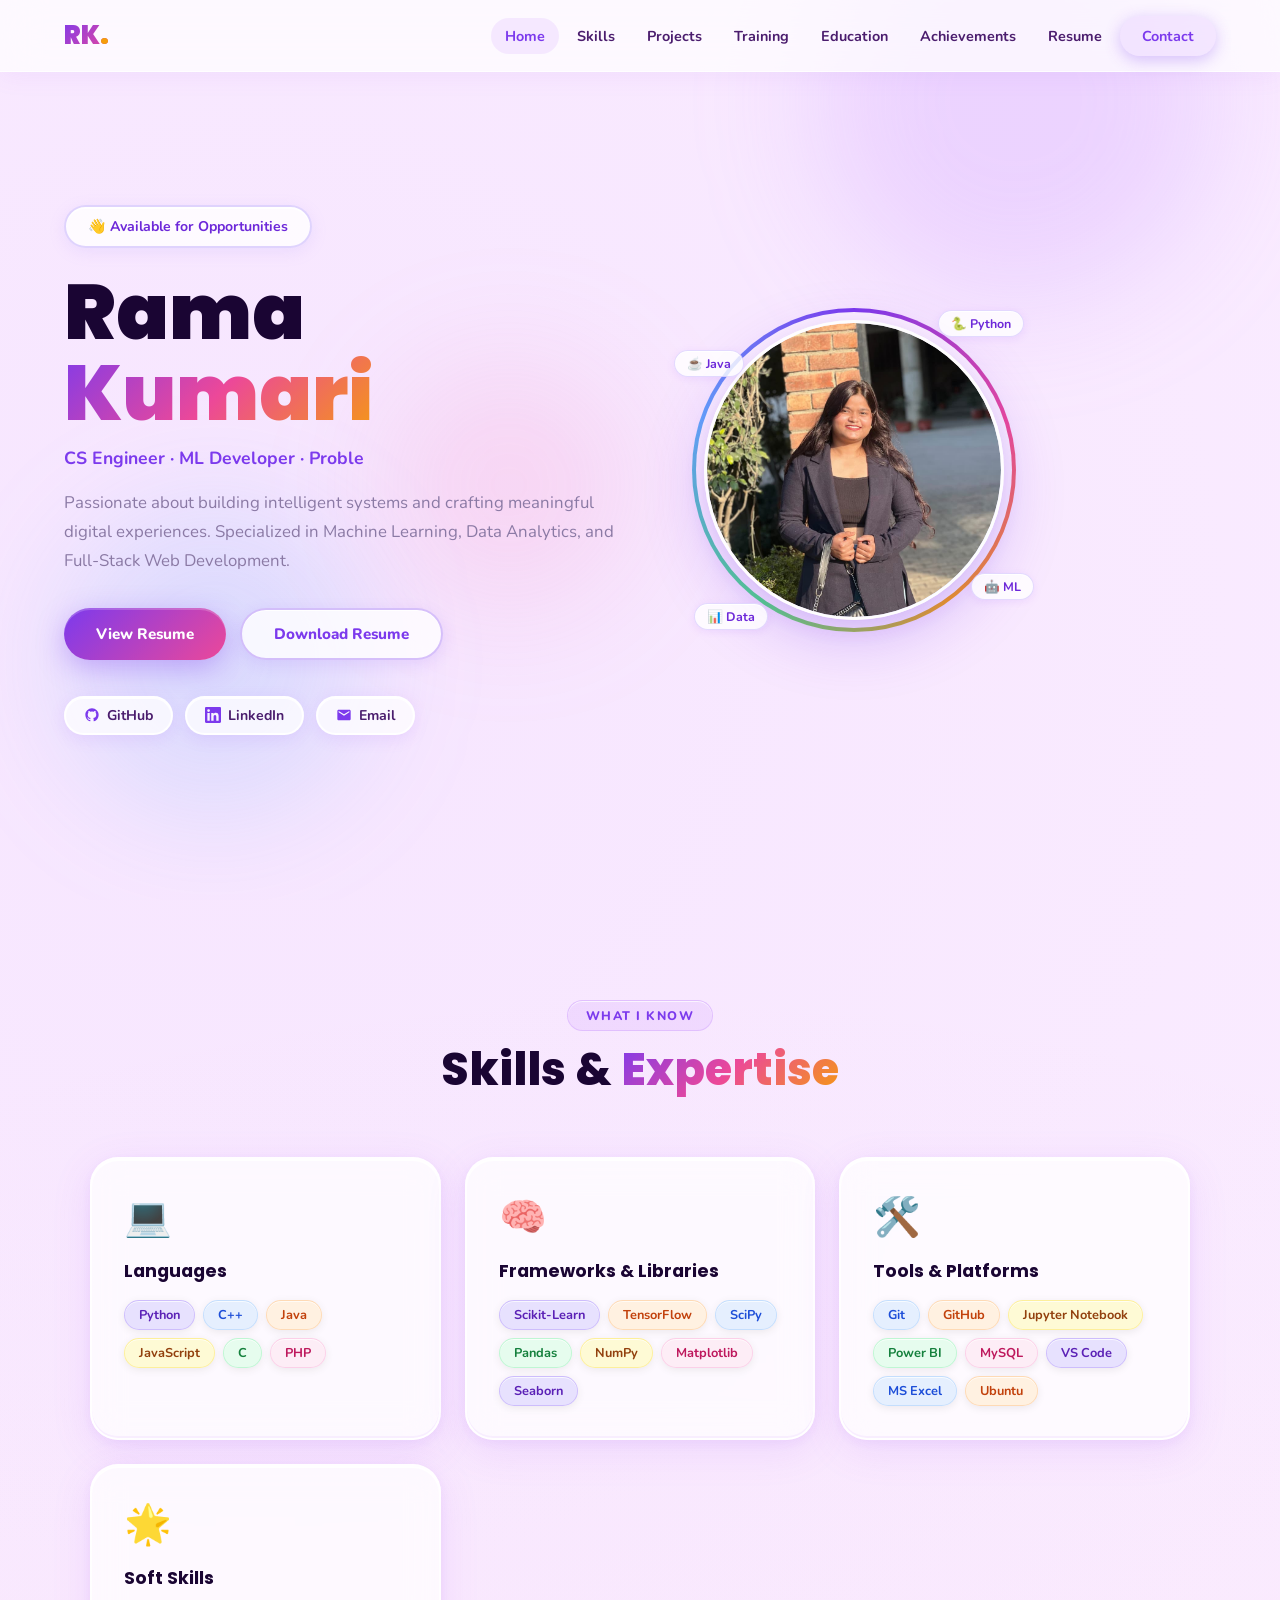
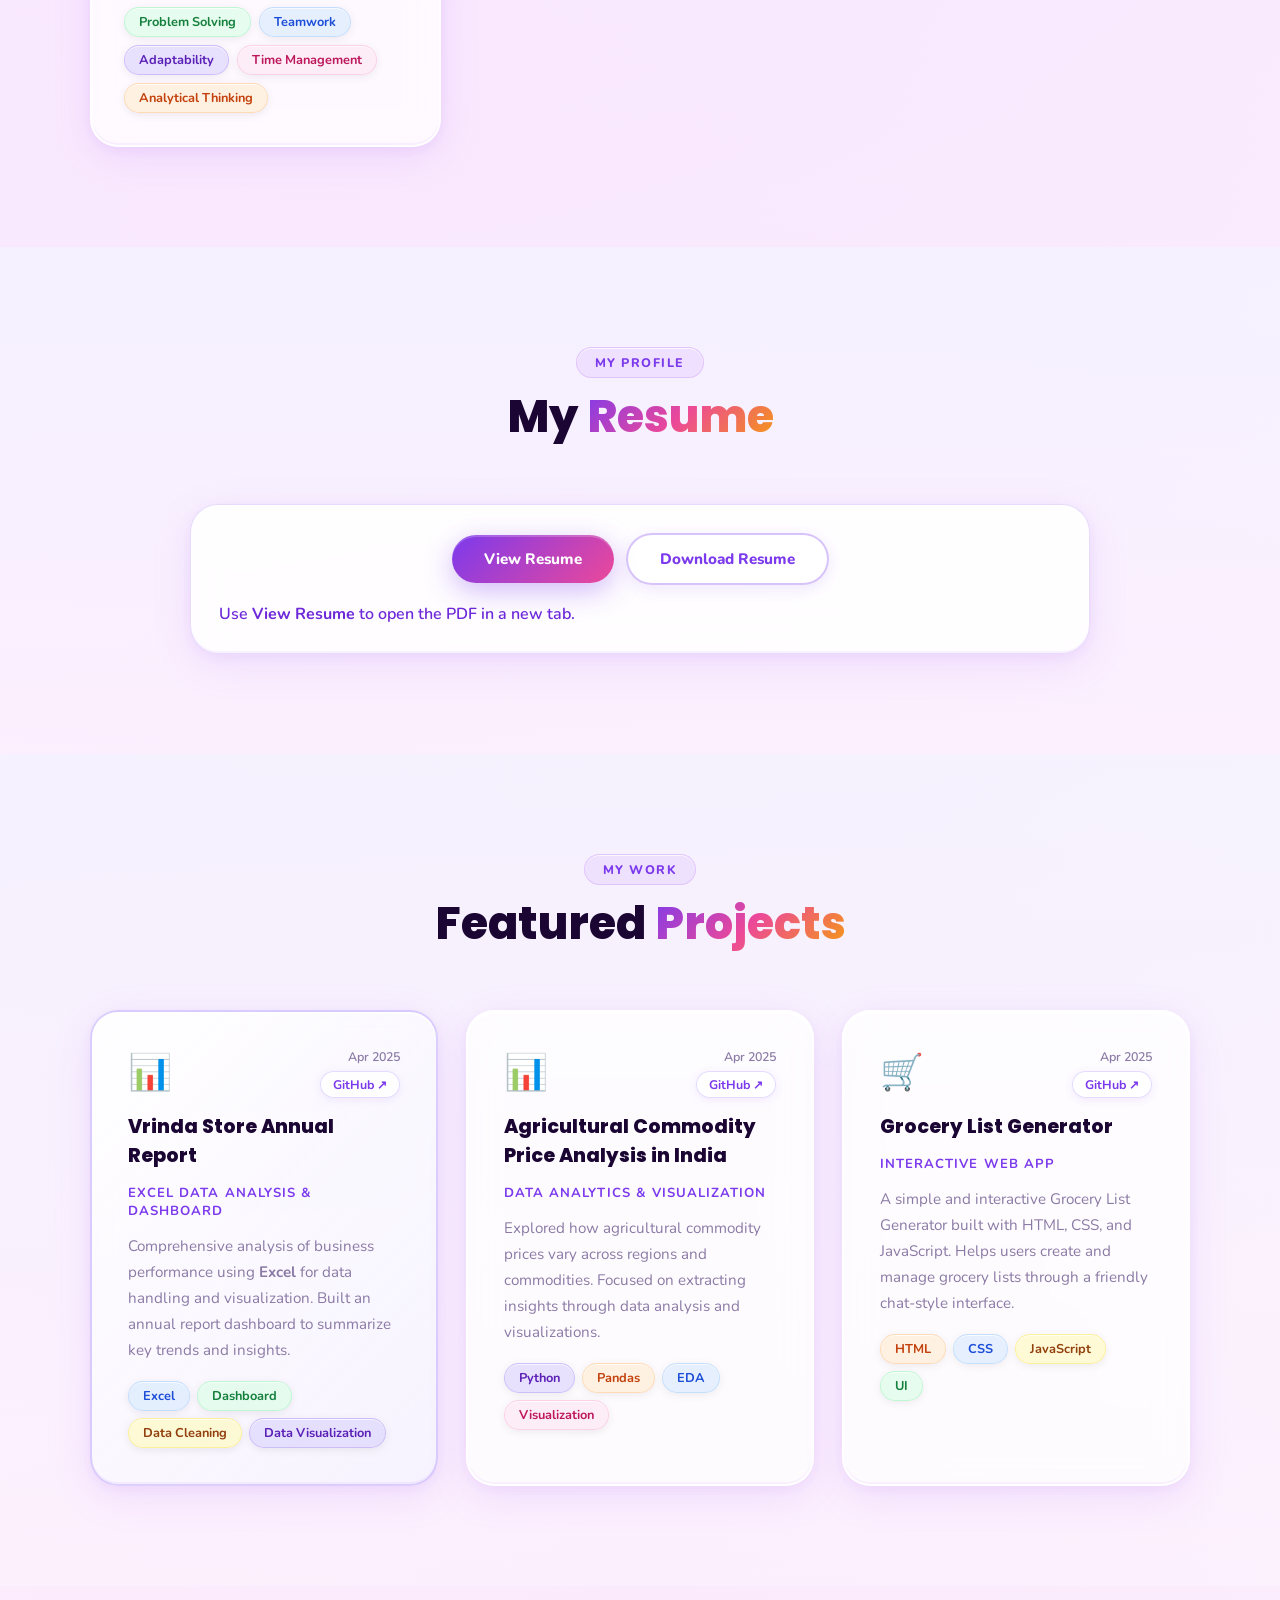
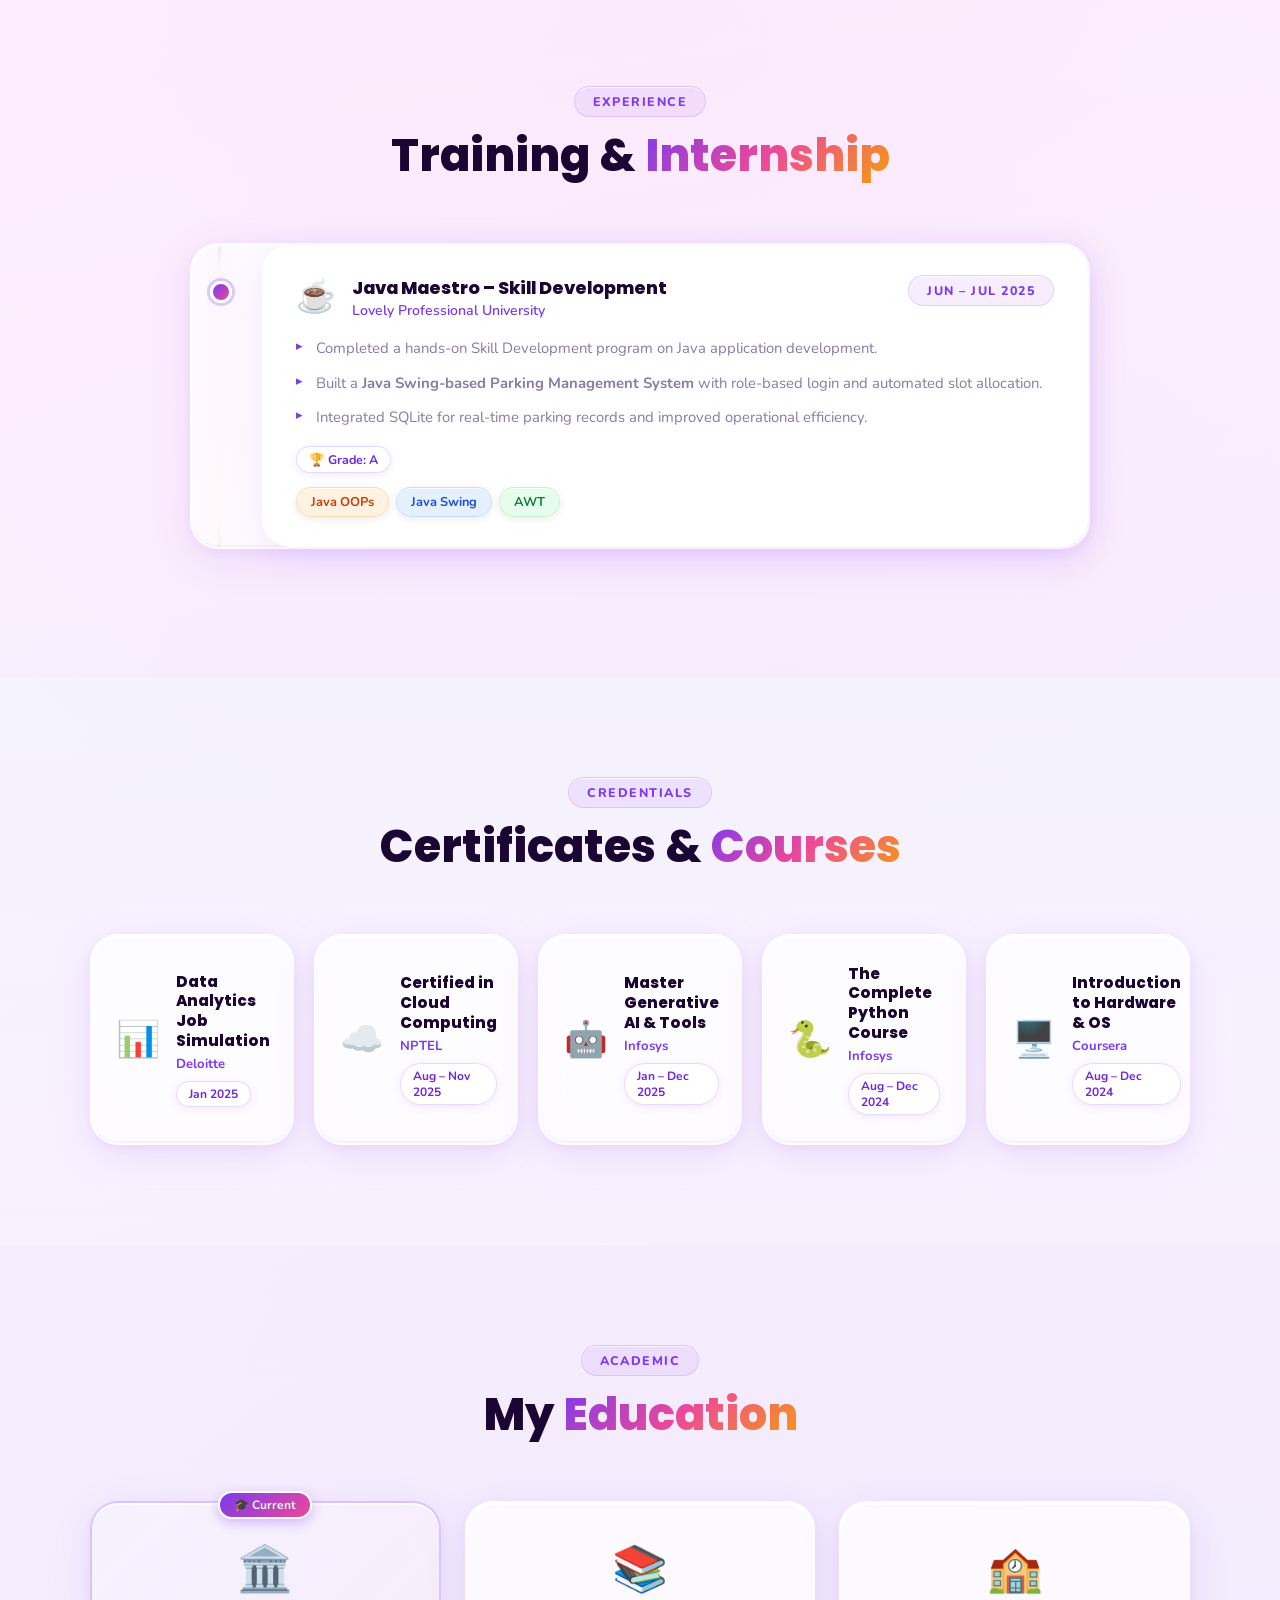
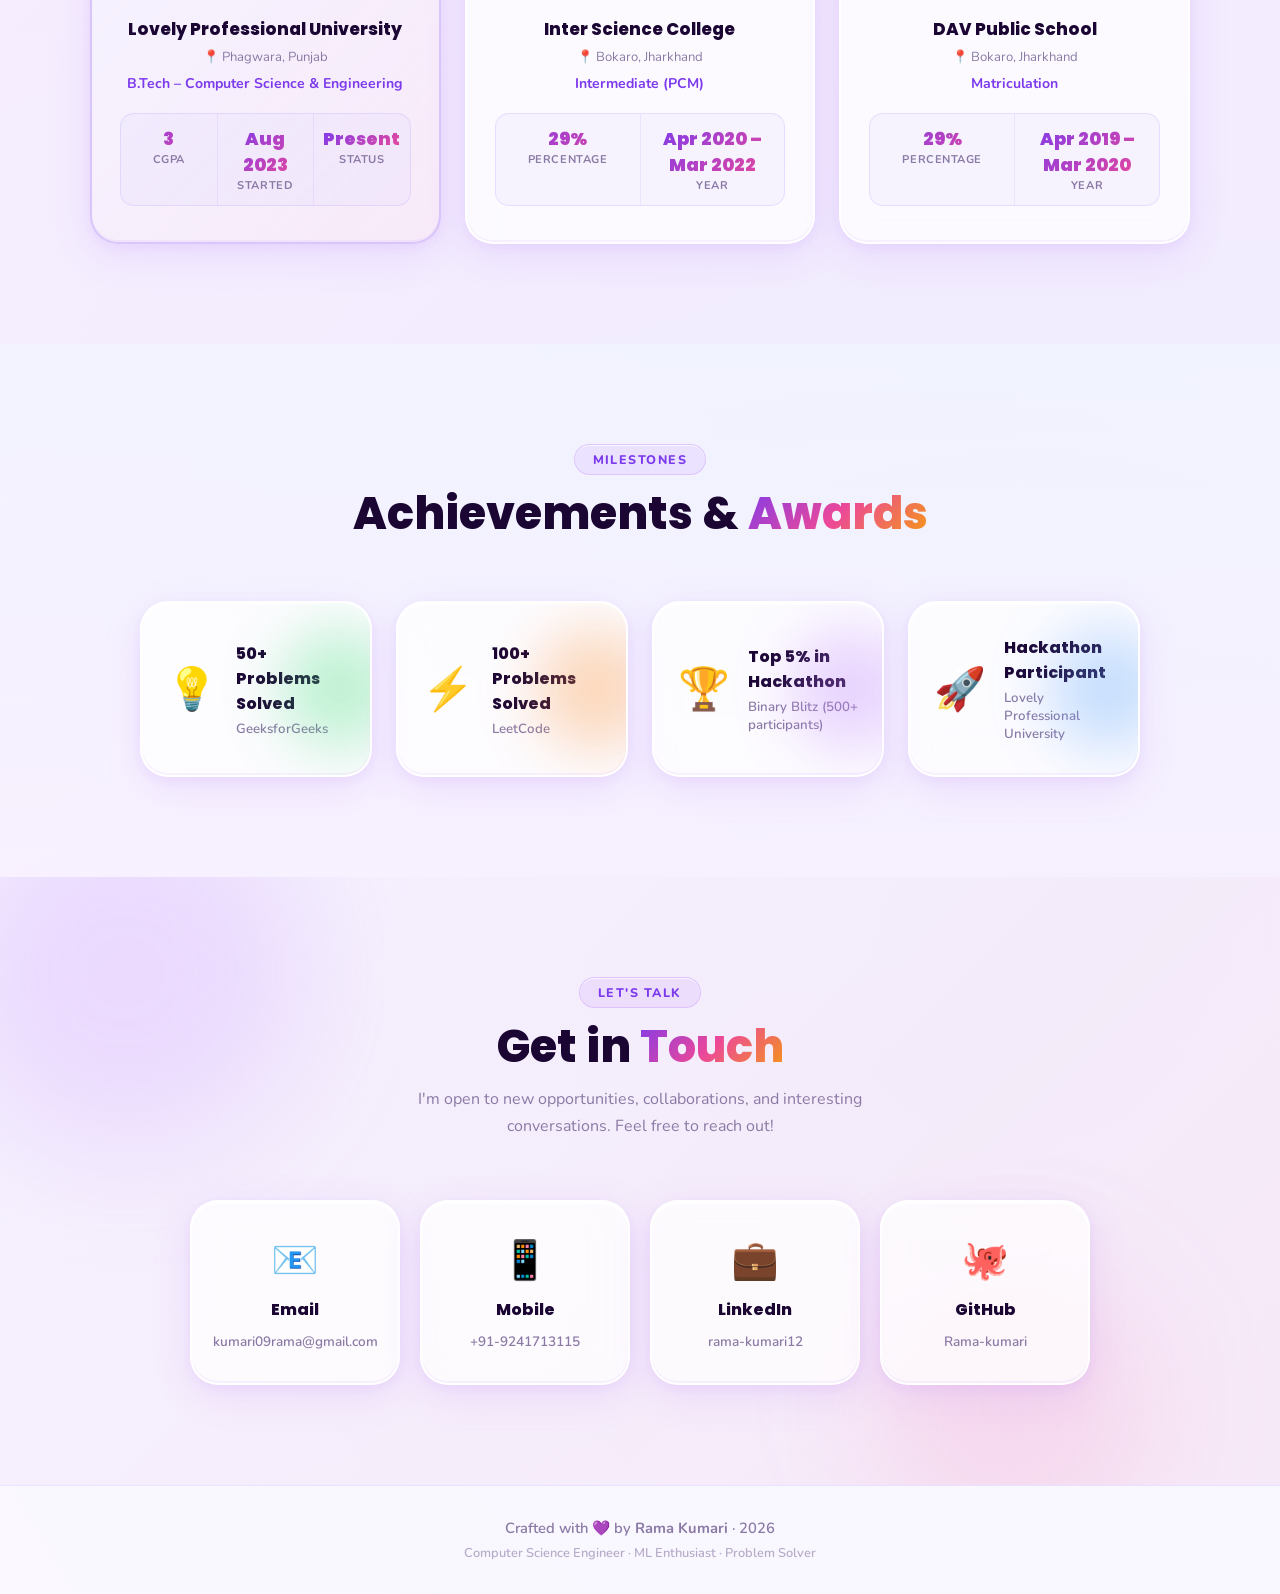
<file: muskan/index.html>
<!DOCTYPE html>
<html lang="en">
<head>
  <meta charset="UTF-8" />
  <meta name="viewport" content="width=device-width, initial-scale=1.0" />
  <title>Rama Kumari | CS Engineer & ML Developer</title>
  <meta name="description" content="Portfolio of Rama Kumari – Computer Science Engineer specializing in Machine Learning, Web Development, and Data Analytics." />
  <link rel="preconnect" href="https://fonts.googleapis.com" />
  <link rel="preconnect" href="https://fonts.gstatic.com" crossorigin />
  <link href="https://fonts.googleapis.com/css2?family=Nunito:wght@400;600;700;800;900&family=Poppins:wght@400;500;600;700;800&display=swap" rel="stylesheet" />
  <link rel="stylesheet" href="style.css" />
</head>
<body>

  <!-- NAV -->
  <nav class="navbar" id="navbar">
    <div class="nav-logo">RK<span class="dot">.</span></div>
    <ul class="nav-links">
      <li><a href="#hero" class="nav-link">Home</a></li>
      <li><a href="#skills" class="nav-link">Skills</a></li>
      <li><a href="#projects" class="nav-link">Projects</a></li>
      <li><a href="#training" class="nav-link">Training</a></li>
      <li><a href="#education" class="nav-link">Education</a></li>
      <li><a href="#achievements" class="nav-link">Achievements</a></li>
      <li><a href="#resume" class="nav-link">Resume</a></li>
      <li><a href="#contact" class="nav-link cta-btn">Contact</a></li>
    </ul>
    <div class="hamburger" id="hamburger" role="button" tabindex="0" aria-label="Toggle navigation menu">
      <span></span><span></span><span></span>
    </div>
  </nav>

  <!-- HERO -->
  <section class="hero" id="hero">
    <div class="blob blob-1"></div>
    <div class="blob blob-2"></div>
    <div class="blob blob-3"></div>
    <div class="hero-content">
      <div class="hero-badge clay-badge">👋 Available for Opportunities</div>
      <h1 class="hero-name">Rama<br /><span class="highlight">Kumari</span></h1>
      <p class="hero-tagline">CS Engineer · ML Developer · Problem Solver</p>
      <p class="hero-desc">
        Passionate about building intelligent systems and crafting meaningful digital experiences. Specialized in Machine Learning, Data Analytics, and Full-Stack Web Development.
      </p>
      <div class="hero-btns">
        <a href="assets/Rama_Kumari_Resume.html" target="_blank" rel="noopener noreferrer" class="btn btn-primary clay-btn" id="home-view-resume">
          View Resume
        </a>

        <a href="./assets/Rama_Kumari_Resume.html" download="Rama_Kumari_Resume.html" class="btn btn-outline clay-btn" id="home-download-resume">
          Download Resume
        </a>
      </div>
      <div class="hero-socials">
        <a href="https://github.com/Rama-kumari" target="_blank" rel="noopener noreferrer" class="social-chip clay-chip" id="github-link">
          <svg viewBox="0 0 24 24" fill="currentColor"><path d="M12 2C6.477 2 2 6.477 2 12c0 4.418 2.865 8.166 6.839 9.489.5.092.682-.217.682-.482 0-.237-.009-.868-.013-1.703-2.782.604-3.369-1.342-3.369-1.342-.454-1.154-1.11-1.462-1.11-1.462-.908-.62.069-.608.069-.608 1.003.07 1.531 1.03 1.531 1.03.892 1.529 2.341 1.087 2.91.832.092-.647.35-1.088.636-1.338-2.22-.253-4.555-1.11-4.555-4.943 0-1.091.39-1.984 1.029-2.683-.103-.253-.446-1.27.098-2.647 0 0 .84-.269 2.75 1.025A9.578 9.578 0 0 1 12 6.836a9.59 9.59 0 0 1 2.504.337c1.909-1.294 2.747-1.025 2.747-1.025.546 1.377.202 2.394.1 2.647.64.699 1.028 1.592 1.028 2.683 0 3.842-2.339 4.687-4.566 4.935.359.309.678.919.678 1.852 0 1.336-.012 2.415-.012 2.741 0 .267.18.578.688.48C19.138 20.163 22 16.418 22 12c0-5.523-4.477-10-10-10z"/></svg>
          GitHub
        </a>
        <a href="https://www.linkedin.com/in/rama-kumari12/" target="_blank" rel="noopener noreferrer" class="social-chip clay-chip" id="linkedin-link">
          <svg viewBox="0 0 24 24" fill="currentColor"><path d="M20.447 20.452h-3.554v-5.569c0-1.328-.027-3.037-1.852-3.037-1.853 0-2.136 1.445-2.136 2.939v5.667H9.351V9h3.414v1.561h.046c.477-.9 1.637-1.85 3.37-1.85 3.601 0 4.267 2.37 4.267 5.455v6.286zM5.337 7.433a2.062 2.062 0 0 1-2.063-2.065 2.064 2.064 0 1 1 2.063 2.065zm1.782 13.019H3.555V9h3.564v11.452zM22.225 0H1.771C.792 0 0 .774 0 1.729v20.542C0 23.227.792 24 1.771 24h20.451C23.2 24 24 23.227 24 22.271V1.729C24 .774 23.2 0 22.222 0h.003z"/></svg>
          LinkedIn
        </a>
        <a href="mailto:kumari09rama@gmail.com" class="social-chip clay-chip" id="email-link">
          <svg viewBox="0 0 24 24" fill="currentColor"><path d="M20 4H4c-1.1 0-2 .9-2 2v12c0 1.1.9 2 2 2h16c1.1 0 2-.9 2-2V6c0-1.1-.9-2-2-2zm0 4-8 5-8-5V6l8 5 8-5v2z"/></svg>
          Email
        </a>
      </div>
    </div>
    <div class="hero-visual">
      <div class="avatar-clay" id="avatar-clay">
        <div class="avatar-ring"></div>
        <div class="avatar-inner" id="avatar-inner">
          <img src="assets/profile.jpeg" alt="Rama Kumari" class="profile-img" id="profile-img" decoding="async" loading="eager" />
          <span class="avatar-initials">RK</span>
        </div>
        <div class="float-badge fb-1 clay-mini">🐍 Python</div>
        <div class="float-badge fb-2 clay-mini">🤖 ML</div>
        <div class="float-badge fb-3 clay-mini">☕ Java</div>
        <div class="float-badge fb-4 clay-mini">📊 Data</div>
      </div>
    </div>
  </section>

  <!-- SKILLS -->
  <section class="section" id="skills">
    <div class="section-header">
      <span class="section-label clay-label">What I Know</span>
      <h2 class="section-title">Skills & <span class="highlight">Expertise</span></h2>
    </div>
    <div class="skills-grid">
      <div class="skill-card clay-card" id="skill-languages">
        <div class="skill-icon">💻</div>
        <h3>Languages</h3>
        <div class="skill-tags">
          <span class="tag tag-purple">Python</span>
          <span class="tag tag-blue">C++</span>
          <span class="tag tag-orange">Java</span>
          <span class="tag tag-yellow">JavaScript</span>
          <span class="tag tag-green">C</span>
          <span class="tag tag-pink">PHP</span>
        </div>
      </div>
      <div class="skill-card clay-card" id="skill-frameworks">
        <div class="skill-icon">🧠</div>
        <h3>Frameworks & Libraries</h3>
        <div class="skill-tags">
          <span class="tag tag-purple">Scikit-Learn</span>
          <span class="tag tag-orange">TensorFlow</span>
          <span class="tag tag-blue">SciPy</span>
          <span class="tag tag-green">Pandas</span>
          <span class="tag tag-yellow">NumPy</span>
          <span class="tag tag-pink">Matplotlib</span>
          <span class="tag tag-purple">Seaborn</span>
        </div>
      </div>
      <div class="skill-card clay-card" id="skill-tools">
        <div class="skill-icon">🛠️</div>
        <h3>Tools & Platforms</h3>
        <div class="skill-tags">
          <span class="tag tag-blue">Git</span>
          <span class="tag tag-orange">GitHub</span>
          <span class="tag tag-yellow">Jupyter Notebook</span>
          <span class="tag tag-green">Power BI</span>
          <span class="tag tag-pink">MySQL</span>
          <span class="tag tag-purple">VS Code</span>
          <span class="tag tag-blue">MS Excel</span>
          <span class="tag tag-orange">Ubuntu</span>
        </div>
      </div>
      <div class="skill-card clay-card" id="skill-soft">
        <div class="skill-icon">🌟</div>
        <h3>Soft Skills</h3>
        <div class="skill-tags">
          <span class="tag tag-green">Problem Solving</span>
          <span class="tag tag-blue">Teamwork</span>
          <span class="tag tag-purple">Adaptability</span>
          <span class="tag tag-pink">Time Management</span>
          <span class="tag tag-orange">Analytical Thinking</span>
        </div>
      </div>
    </div>
  </section>

  <!-- RESUME -->
  <section class="section section-alt" id="resume">
    <div class="section-header">
      <span class="section-label clay-label">My Profile</span>
      <h2 class="section-title">My <span class="highlight">Resume</span></h2>
    </div>

    <div class="resume-card clay-card">
      <div class="resume-actions">
        <a href="./assets/Rama_Kumari_Resume.html" target="_blank" rel="noopener noreferrer" class="btn btn-primary clay-btn">
          View Resume
        </a>
        <a href="./assets/Rama_Kumari_Resume.html" download="Rama_Kumari_Resume.html" class="btn btn-outline clay-btn">
          Download Resume
        </a>
      </div>

      <p class="resume-preview-text">Use <strong>View Resume</strong> to open the PDF in a new tab.</p>
    </div>
  </section>

  <!-- PROJECTS -->
  <section class="section section-alt" id="projects">
    <div class="section-header">
      <span class="section-label clay-label">My Work</span>
      <h2 class="section-title">Featured <span class="highlight">Projects</span></h2>
    </div>
    <div class="projects-grid">
      <div class="project-card clay-card featured" id="project-insurance" data-url="https://github.com/Rama-kumari/Vrinda-Store-Annual-Report" role="link" tabindex="0" aria-label="Open Vrinda Store Annual Report on GitHub">
        <div class="project-header">
          <div class="project-icon">📊</div>
          <div class="project-meta">
            <span class="project-date">Apr 2025</span>
            <a href="https://github.com/Rama-kumari/Vrinda-Store-Annual-Report" target="_blank" rel="noopener noreferrer" class="project-link clay-mini">GitHub ↗</a>
          </div>
        </div>
        <h3 class="project-title">Vrinda Store Annual Report</h3>
        <p class="project-type">Excel Data Analysis & Dashboard</p>
        <p class="project-desc">
          Comprehensive analysis of business performance using <strong>Excel</strong> for data handling and visualization. Built an annual report dashboard to summarize key trends and insights.
        </p>
        <div class="project-tech">
          <span class="tag tag-blue">Excel</span>
          <span class="tag tag-green">Dashboard</span>
          <span class="tag tag-yellow">Data Cleaning</span>
          <span class="tag tag-purple">Data Visualization</span>
        </div>
      </div>

      <div class="project-card clay-card" id="project-agri" data-url="https://github.com/Rama-kumari/Agricultural-Commodity-Price-Analysis-in-India" role="link" tabindex="0" aria-label="Open Agricultural Commodity Price Analysis in India on GitHub">
        <div class="project-header">
          <div class="project-icon">📊</div>
          <div class="project-meta">
            <span class="project-date">Apr 2025</span>
            <a href="https://github.com/Rama-kumari/Agricultural-Commodity-Price-Analysis-in-India" target="_blank" rel="noopener noreferrer" class="project-link clay-mini">GitHub ↗</a>
          </div>
        </div>
        <h3 class="project-title">Agricultural Commodity Price Analysis in India</h3>
        <p class="project-type">Data Analytics & Visualization</p>
        <p class="project-desc">
          Explored how agricultural commodity prices vary across regions and commodities. Focused on extracting insights through data analysis and visualizations.
        </p>
        <div class="project-tech">
          <span class="tag tag-purple">Python</span>
          <span class="tag tag-orange">Pandas</span>
          <span class="tag tag-blue">EDA</span>
          <span class="tag tag-pink">Visualization</span>
        </div>
      </div>

      <div class="project-card clay-card" id="project-grocery" data-url="https://github.com/Rama-kumari/Grocery-List-Generator" role="link" tabindex="0" aria-label="Open Grocery List Generator on GitHub">
        <div class="project-header">
          <div class="project-icon">🛒</div>
          <div class="project-meta">
            <span class="project-date">Apr 2025</span>
            <a href="https://github.com/Rama-kumari/Grocery-List-Generator" target="_blank" rel="noopener noreferrer" class="project-link clay-mini">GitHub ↗</a>
          </div>
        </div>
        <h3 class="project-title">Grocery List Generator</h3>
        <p class="project-type">Interactive Web App</p>
        <p class="project-desc">
          A simple and interactive Grocery List Generator built with HTML, CSS, and JavaScript. Helps users create and manage grocery lists through a friendly chat-style interface.
        </p>
        <div class="project-tech">
          <span class="tag tag-orange">HTML</span>
          <span class="tag tag-blue">CSS</span>
          <span class="tag tag-yellow">JavaScript</span>
          <span class="tag tag-green">UI</span>
        </div>
      </div>
    </div>
  </section>

  <!-- TRAINING -->
  <section class="section" id="training">
    <div class="section-header">
      <span class="section-label clay-label">Experience</span>
      <h2 class="section-title">Training & <span class="highlight">Internship</span></h2>
    </div>
    <div class="timeline">
      <div class="timeline-item clay-card" id="training-java">
        <div class="timeline-dot"></div>
        <div class="timeline-content">
          <div class="timeline-header">
            <div class="timeline-icon">☕</div>
            <div>
              <h3 class="timeline-title">Java Maestro – Skill Development</h3>
              <p class="timeline-org">Lovely Professional University</p>
            </div>
            <span class="timeline-date clay-label">Jun – Jul 2025</span>
          </div>
          <ul class="timeline-points">
            <li>Completed a hands-on Skill Development program on Java application development.</li>
            <li>Built a <strong>Java Swing-based Parking Management System</strong> with role-based login and automated slot allocation.</li>
            <li>Integrated SQLite for real-time parking records and improved operational efficiency.</li>
          </ul>
          <div class="timeline-achievement">
            <span class="achievement-badge clay-mini">🏆 Grade: A</span>
          </div>
          <div class="timeline-tech">
            <span class="tag tag-orange">Java OOPs</span>
            <span class="tag tag-blue">Java Swing</span>
            <span class="tag tag-green">AWT</span>
          </div>
        </div>
      </div>
    </div>
  </section>

  <!-- CERTIFICATES -->
  <section class="section section-alt" id="certificates">
    <div class="section-header">
      <span class="section-label clay-label">Credentials</span>
      <h2 class="section-title">Certificates & <span class="highlight">Courses</span></h2>
    </div>
    <div class="cert-grid">
      <div class="cert-card clay-card" id="cert-deloitte" data-url="https://drive.google.com/drive/folders/13b5N7HH2HvKs_x5RYHPt_U7mzKAXON-f?usp=drive_link" role="link" tabindex="0" aria-label="Open Deloitte Data Analytics Job Simulation certificate folder">
        <div class="cert-icon">📊</div>
        <div class="cert-body">
          <h4>Data Analytics Job Simulation</h4>
          <p class="cert-org">Deloitte</p>
          <span class="cert-date clay-mini">Jan 2025</span>
        </div>
      </div>
      <div class="cert-card clay-card" id="cert-cloud" data-url="https://drive.google.com/drive/folders/1G8EHRFslTQd9gEtyReTFbBl2xS20_m44" role="link" tabindex="0" aria-label="Open Cloud Computing certificate folder">
        <div class="cert-icon">☁️</div>
        <div class="cert-body">
          <h4>Certified in Cloud Computing</h4>
          <p class="cert-org">NPTEL</p>
          <span class="cert-date clay-mini">Aug – Nov 2025</span>
        </div>
      </div>
      <div class="cert-card clay-card" id="cert-genai" data-url="https://drive.google.com/drive/folders/1NesSNl0dQmrS10MzmCe4KmIw6RIBMh8U" role="link" tabindex="0" aria-label="Open Master Generative AI & Tools certificate folder">
        <div class="cert-icon">🤖</div>
        <div class="cert-body">
          <h4>Master Generative AI & Tools</h4>
          <p class="cert-org">Infosys</p>
          <span class="cert-date clay-mini">Jan – Dec 2025</span>
        </div>
      </div>
      <div class="cert-card clay-card" id="cert-python">
        <div class="cert-icon">🐍</div>
        <div class="cert-body">
          <h4>The Complete Python Course</h4>
          <p class="cert-org">Infosys</p>
          <span class="cert-date clay-mini">Aug – Dec 2024</span>
        </div>
      </div>
      <div class="cert-card clay-card" id="cert-hardware">
        <div class="cert-icon">🖥️</div>
        <div class="cert-body">
          <h4>Introduction to Hardware &amp; OS</h4>
          <p class="cert-org">Coursera</p>
          <span class="cert-date clay-mini">Aug – Dec 2024</span>
        </div>
      </div>
    </div>
  </section>

  <!-- EDUCATION -->
  <section class="section" id="education">
    <div class="section-header">
      <span class="section-label clay-label">Academic</span>
      <h2 class="section-title">My <span class="highlight">Education</span></h2>
    </div>
    <div class="edu-grid">
      <div class="edu-card clay-card primary-edu" id="edu-lpu">
        <div class="edu-badge clay-mini">🎓 Current</div>
        <div class="edu-icon">🏛️</div>
        <h3>Lovely Professional University</h3>
        <p class="edu-location">📍 Phagwara, Punjab</p>
        <p class="edu-degree">B.Tech – Computer Science & Engineering</p>
        <div class="edu-stats">
          <div class="edu-stat">
            <span class="stat-val">7.1</span>
            <span class="stat-label">CGPA</span>
          </div>
          <div class="edu-stat">
            <span class="stat-val">Aug 2023</span>
            <span class="stat-label">Started</span>
          </div>
          <div class="edu-stat">
            <span class="stat-val">Present</span>
            <span class="stat-label">Status</span>
          </div>
        </div>
      </div>
      <div class="edu-card clay-card" id="edu-inter">
        <div class="edu-icon">📚</div>
        <h3>Inter Science College</h3>
        <p class="edu-location">📍 Bokaro, Jharkhand</p>
        <p class="edu-degree">Intermediate (PCM)</p>
        <div class="edu-stats">
          <div class="edu-stat">
            <span class="stat-val">80%</span>
            <span class="stat-label">Percentage</span>
          </div>
          <div class="edu-stat">
            <span class="stat-val">Apr 2020 – Mar 2022</span>
            <span class="stat-label">Year</span>
          </div>
        </div>
      </div>
      <div class="edu-card clay-card" id="edu-dav">
        <div class="edu-icon">🏫</div>
        <h3>DAV Public School</h3>
        <p class="edu-location">📍 Bokaro, Jharkhand</p>
        <p class="edu-degree">Matriculation</p>
        <div class="edu-stats">
          <div class="edu-stat">
            <span class="stat-val">81.2%</span>
            <span class="stat-label">Percentage</span>
          </div>
          <div class="edu-stat">
            <span class="stat-val">Apr 2019 – Mar 2020</span>
            <span class="stat-label">Year</span>
          </div>
        </div>
      </div>
    </div>
  </section>

  <!-- ACHIEVEMENTS -->
  <section class="section section-alt" id="achievements">
    <div class="section-header">
      <span class="section-label clay-label">Milestones</span>
      <h2 class="section-title">Achievements & <span class="highlight">Awards</span></h2>
    </div>
    <div class="achievements-grid">
      <div class="achievement-card clay-card" id="ach-gfg" data-url="https://www.geeksforgeeks.org/profile/kumari0z6u0" role="link" tabindex="0" aria-label="Open GeeksforGeeks profile">
        <div class="ach-emoji">💡</div>
        <div class="ach-content">
          <h4>50+ Problems Solved</h4>
          <p>GeeksforGeeks</p>
        </div>
        <div class="ach-glow glow-green"></div>
      </div>
      <div class="achievement-card clay-card" id="ach-leetcode" data-url="https://leetcode.com/u/Rama_Kumari/" role="link" tabindex="0" aria-label="Open LeetCode profile">
        <div class="ach-emoji">⚡</div>
        <div class="ach-content">
          <h4>100+ Problems Solved</h4>
          <p>LeetCode</p>
        </div>
        <div class="ach-glow glow-orange"></div>
      </div>
      <div class="achievement-card clay-card" id="ach-hackathon">
        <div class="ach-emoji">🏆</div>
        <div class="ach-content">
          <h4>Top 5% in Hackathon</h4>
          <p>Binary Blitz (500+ participants)</p>
        </div>
        <div class="ach-glow glow-purple"></div>
      </div>
      <div class="achievement-card clay-card" id="ach-lpu-hack">
        <div class="ach-emoji">🚀</div>
        <div class="ach-content">
          <h4>Hackathon Participant</h4>
          <p>Lovely Professional University</p>
        </div>
        <div class="ach-glow glow-blue"></div>
      </div>
    </div>
  </section>

  <!-- CONTACT -->
  <section class="section contact-section" id="contact">
    <div class="blob blob-c1"></div>
    <div class="blob blob-c2"></div>
    <div class="section-header">
      <span class="section-label clay-label">Let's Talk</span>
      <h2 class="section-title">Get in <span class="highlight">Touch</span></h2>
      <p class="contact-subtitle">I'm open to new opportunities, collaborations, and interesting conversations. Feel free to reach out!</p>
    </div>
    <div class="contact-grid">
      <a href="mailto:kumari09rama@gmail.com" class="contact-card clay-card" id="contact-email">
        <div class="contact-icon">📧</div>
        <h4>Email</h4>
        <p>kumari09rama@gmail.com</p>
      </a>
      <a href="tel:+919241713115" class="contact-card clay-card" id="contact-phone">
        <div class="contact-icon">📱</div>
        <h4>Mobile</h4>
        <p>+91-9241713115</p>
      </a>
      <a href="https://www.linkedin.com/in/rama-kumari12/" target="_blank" rel="noopener noreferrer" class="contact-card clay-card" id="contact-linkedin">
        <div class="contact-icon">💼</div>
        <h4>LinkedIn</h4>
        <p>rama-kumari12</p>
      </a>
      <a href="https://github.com/Rama-kumari" target="_blank" rel="noopener noreferrer" class="contact-card clay-card" id="contact-github">
        <div class="contact-icon">🐙</div>
        <h4>GitHub</h4>
        <p>Rama-kumari</p>
      </a>
    </div>
  </section>

  <!-- FOOTER -->
  <footer class="footer">
    <p>Crafted with 💜 by <strong>Rama Kumari</strong> · <span id="footer-year">2025</span></p>
    <p class="footer-sub">Computer Science Engineer · ML Enthusiast · Problem Solver</p>
  </footer>

  <script src="script.js"></script>
</body>
</html>
</file>
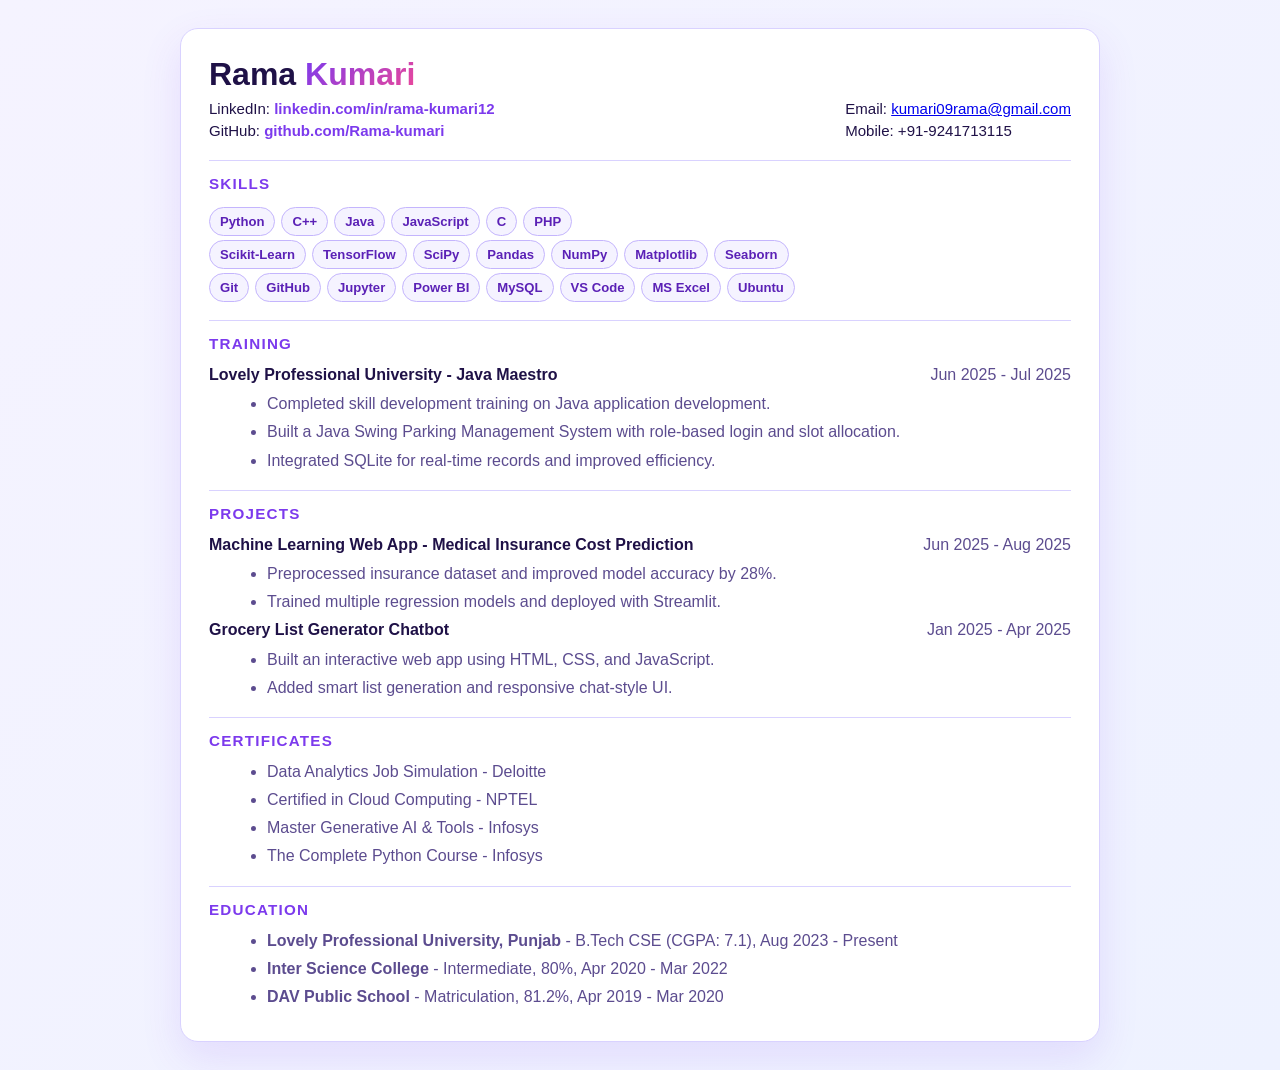
<file: muskan/assets/Rama_Kumari_Resume.html>
<!DOCTYPE html>
<html lang="en">
<head>
  <meta charset="UTF-8" />
  <meta name="viewport" content="width=device-width, initial-scale=1.0" />
  <title>Rama Kumari Resume</title>
  <style>
    :root {
      --bg: #f5f3ff;
      --card: #ffffff;
      --text: #1f1147;
      --muted: #5c4c8f;
      --line: #d9d2ff;
      --accent1: #7c3aed;
      --accent2: #ec4899;
    }

    * { box-sizing: border-box; }

    body {
      margin: 0;
      font-family: "Segoe UI", Arial, sans-serif;
      background: linear-gradient(135deg, #f5f3ff, #eef2ff);
      color: var(--text);
      line-height: 1.45;
      padding: 28px 16px;
    }

    .page {
      max-width: 920px;
      margin: 0 auto;
      background: var(--card);
      border: 1px solid var(--line);
      border-radius: 18px;
      padding: 28px;
      box-shadow: 0 16px 40px rgba(124, 58, 237, 0.12);
    }

    h1 {
      margin: 0 0 6px;
      font-size: 2rem;
      line-height: 1.1;
    }

    .gradient {
      background: linear-gradient(135deg, var(--accent1), var(--accent2));
      -webkit-background-clip: text;
      background-clip: text;
      -webkit-text-fill-color: transparent;
    }

    .top {
      display: flex;
      justify-content: space-between;
      gap: 12px;
      flex-wrap: wrap;
      margin-bottom: 12px;
    }

    .links a { color: var(--accent1); text-decoration: none; font-weight: 600; }

    .section {
      margin-top: 18px;
      border-top: 1px solid var(--line);
      padding-top: 12px;
    }

    .title {
      margin: 0 0 8px;
      font-size: 0.95rem;
      letter-spacing: 0.08em;
      text-transform: uppercase;
      color: var(--accent1);
      font-weight: 800;
    }

    .row {
      display: flex;
      justify-content: space-between;
      gap: 10px;
      flex-wrap: wrap;
    }

    ul { margin: 6px 0 0 18px; }
    li { margin: 5px 0; color: var(--muted); }

    .muted { color: var(--muted); }
    .small { font-size: 0.94rem; }

    .chip {
      display: inline-block;
      margin: 4px 6px 0 0;
      padding: 4px 10px;
      border-radius: 999px;
      border: 1px solid #c4b5fd;
      background: #f5f3ff;
      color: #5b21b6;
      font-size: 0.82rem;
      font-weight: 600;
    }

    @media print {
      body { background: #fff; padding: 0; }
      .page { border: none; box-shadow: none; border-radius: 0; max-width: 100%; }
      a { color: inherit; text-decoration: none; }
    }
  </style>
</head>
<body>
  <main class="page">
    <h1>Rama <span class="gradient">Kumari</span></h1>

    <div class="top small">
      <div class="links">
        <div>LinkedIn: <a href="https://www.linkedin.com/in/rama-kumari12/" target="_blank" rel="noopener noreferrer">linkedin.com/in/rama-kumari12</a></div>
        <div>GitHub: <a href="https://github.com/Rama-kumari" target="_blank" rel="noopener noreferrer">github.com/Rama-kumari</a></div>
      </div>
      <div>
        <div>Email: <a href="mailto:kumari09rama@gmail.com">kumari09rama@gmail.com</a></div>
        <div>Mobile: +91-9241713115</div>
      </div>
    </div>

    <section class="section">
      <h2 class="title">Skills</h2>
      <div>
        <span class="chip">Python</span><span class="chip">C++</span><span class="chip">Java</span><span class="chip">JavaScript</span><span class="chip">C</span><span class="chip">PHP</span>
      </div>
      <div>
        <span class="chip">Scikit-Learn</span><span class="chip">TensorFlow</span><span class="chip">SciPy</span><span class="chip">Pandas</span><span class="chip">NumPy</span><span class="chip">Matplotlib</span><span class="chip">Seaborn</span>
      </div>
      <div>
        <span class="chip">Git</span><span class="chip">GitHub</span><span class="chip">Jupyter</span><span class="chip">Power BI</span><span class="chip">MySQL</span><span class="chip">VS Code</span><span class="chip">MS Excel</span><span class="chip">Ubuntu</span>
      </div>
    </section>

    <section class="section">
      <h2 class="title">Training</h2>
      <div class="row">
        <strong>Lovely Professional University - Java Maestro</strong>
        <span class="muted">Jun 2025 - Jul 2025</span>
      </div>
      <ul>
        <li>Completed skill development training on Java application development.</li>
        <li>Built a Java Swing Parking Management System with role-based login and slot allocation.</li>
        <li>Integrated SQLite for real-time records and improved efficiency.</li>
      </ul>
    </section>

    <section class="section">
      <h2 class="title">Projects</h2>
      <div class="row"><strong>Machine Learning Web App - Medical Insurance Cost Prediction</strong><span class="muted">Jun 2025 - Aug 2025</span></div>
      <ul>
        <li>Preprocessed insurance dataset and improved model accuracy by 28%.</li>
        <li>Trained multiple regression models and deployed with Streamlit.</li>
      </ul>
      <div class="row"><strong>Grocery List Generator Chatbot</strong><span class="muted">Jan 2025 - Apr 2025</span></div>
      <ul>
        <li>Built an interactive web app using HTML, CSS, and JavaScript.</li>
        <li>Added smart list generation and responsive chat-style UI.</li>
      </ul>
    </section>

    <section class="section">
      <h2 class="title">Certificates</h2>
      <ul>
        <li>Data Analytics Job Simulation - Deloitte</li>
        <li>Certified in Cloud Computing - NPTEL</li>
        <li>Master Generative AI &amp; Tools - Infosys</li>
        <li>The Complete Python Course - Infosys</li>
      </ul>
    </section>

    <section class="section">
      <h2 class="title">Education</h2>
      <ul>
        <li><strong>Lovely Professional University, Punjab</strong> - B.Tech CSE (CGPA: 7.1), Aug 2023 - Present</li>
        <li><strong>Inter Science College</strong> - Intermediate, 80%, Apr 2020 - Mar 2022</li>
        <li><strong>DAV Public School</strong> - Matriculation, 81.2%, Apr 2019 - Mar 2020</li>
      </ul>
    </section>
  </main>
</body>
</html>
</file>
<file: muskan/style.css>
/* ===========================
   CLAYMORPHISM PORTFOLIO
   Rama Kumari
   =========================== */

:root {
  --clay-purple: #c084fc;
  --clay-blue: #60a5fa;
  --clay-pink: #f472b6;
  --clay-orange: #fb923c;
  --clay-yellow: #fbbf24;
  --clay-green: #4ade80;
  --clay-teal: #2dd4bf;

  --bg-primary: #fef3ff;
  --bg-secondary: #f0f9ff;
  --bg-card: #ffffff;

  --text-dark: #1a0533;
  --text-mid: #4b1d6e;
  --text-light: #7c3aed;
  --text-muted: #8b7aa5;

  --shadow-clay: 0 8px 32px rgba(168, 85, 247, 0.15), 0 2px 8px rgba(168, 85, 247, 0.1), inset 0 1px 0 rgba(255,255,255,0.8);
  --shadow-clay-hover: 0 16px 48px rgba(168, 85, 247, 0.25), 0 4px 16px rgba(168, 85, 247, 0.18), inset 0 1px 0 rgba(255,255,255,0.9);

  --radius-xl: 28px;
  --radius-lg: 20px;
  --radius-md: 14px;
  --radius-sm: 10px;

  --font-body: 'Nunito', sans-serif;
  --font-heading: 'Poppins', sans-serif;
}

*, *::before, *::after {
  box-sizing: border-box;
  margin: 0;
  padding: 0;
}

html { scroll-behavior: smooth; }

body {
  font-family: var(--font-body);
  background: var(--bg-primary);
  color: var(--text-dark);
  overflow-x: hidden;
  background-image:
    radial-gradient(circle at 20% 10%, rgba(192,132,252,0.12) 0%, transparent 50%),
    radial-gradient(circle at 80% 90%, rgba(96,165,250,0.1) 0%, transparent 50%),
    radial-gradient(circle at 50% 50%, rgba(244,114,182,0.05) 0%, transparent 70%);
}

/* ===========================
   CLAY PRIMITIVES
   =========================== */
.clay-card {
  background: rgba(255,255,255,0.75);
  backdrop-filter: blur(16px);
  -webkit-backdrop-filter: blur(16px);
  border: 2px solid rgba(255,255,255,0.85);
  border-radius: var(--radius-xl);
  box-shadow:
    0 10px 40px rgba(168,85,247,0.12),
    0 4px 12px rgba(168,85,247,0.08),
    inset 0 2px 0 rgba(255,255,255,0.9),
    inset 0 -2px 0 rgba(168,85,247,0.07);
  transition: transform 0.35s cubic-bezier(0.34,1.56,0.64,1), box-shadow 0.3s ease;
}

.clay-card:hover {
  transform: translateY(-6px) scale(1.01);
  box-shadow:
    0 20px 60px rgba(168,85,247,0.2),
    0 8px 24px rgba(168,85,247,0.14),
    inset 0 2px 0 rgba(255,255,255,1),
    inset 0 -2px 0 rgba(168,85,247,0.1);
}

.clay-btn {
  border-radius: 50px !important;
  font-weight: 700;
  box-shadow:
    0 6px 24px rgba(168,85,247,0.25),
    0 2px 8px rgba(168,85,247,0.15),
    inset 0 2px 0 rgba(255,255,255,0.3);
  transition: transform 0.25s cubic-bezier(0.34,1.56,0.64,1), box-shadow 0.25s ease;
}

.clay-btn:hover {
  transform: translateY(-3px) scale(1.04);
  box-shadow:
    0 12px 40px rgba(168,85,247,0.35),
    0 4px 16px rgba(168,85,247,0.2),
    inset 0 2px 0 rgba(255,255,255,0.4);
}

.clay-label {
  display: inline-block;
  background: rgba(192,132,252,0.15);
  color: #7c3aed;
  font-size: 0.78rem;
  font-weight: 800;
  letter-spacing: 0.12em;
  text-transform: uppercase;
  padding: 6px 18px;
  border-radius: 50px;
  border: 1.5px solid rgba(192,132,252,0.3);
  box-shadow: inset 0 1px 0 rgba(255,255,255,0.7);
}

.clay-badge {
  display: inline-flex;
  align-items: center;
  gap: 8px;
  padding: 10px 22px;
  border-radius: 50px;
  font-weight: 700;
  font-size: 0.88rem;
  background: rgba(255,255,255,0.8);
  border: 2px solid rgba(167,139,250,0.35);
  box-shadow:
    0 4px 16px rgba(167,139,250,0.15),
    inset 0 2px 0 rgba(255,255,255,0.9);
  color: #6d28d9;
}

.clay-mini {
  display: inline-flex;
  align-items: center;
  gap: 5px;
  padding: 4px 12px;
  border-radius: 50px;
  background: rgba(255,255,255,0.8);
  border: 1.5px solid rgba(167,139,250,0.3);
  box-shadow: 0 2px 8px rgba(168,85,247,0.12), inset 0 1px 0 rgba(255,255,255,0.9);
  font-size: 0.78rem;
  font-weight: 700;
  color: #6d28d9;
}

.clay-chip {
  padding: 8px 18px;
  border-radius: 50px;
  background: rgba(255,255,255,0.75);
  border: 2px solid rgba(255,255,255,0.9);
  box-shadow: 0 4px 16px rgba(168,85,247,0.12), inset 0 1px 0 rgba(255,255,255,0.9);
  transition: transform 0.25s cubic-bezier(0.34,1.56,0.64,1), box-shadow 0.25s ease;
}

.clay-chip:hover {
  transform: translateY(-3px) scale(1.05);
  box-shadow: 0 8px 28px rgba(168,85,247,0.22), inset 0 1px 0 rgba(255,255,255,1);
}

.btn.disabled, .btn:disabled,
a.btn.disabled,
a.btn:disabled {
  opacity: 0.5;
  pointer-events: none;
  cursor: default;
}

/* ===========================
   NAVBAR
   =========================== */
.navbar {
  position: fixed;
  top: 0; left: 0; right: 0;
  z-index: 1000;
  display: flex;
  align-items: center;
  justify-content: space-between;
  padding: 16px 5%;
  background: rgba(255,255,255,0.72);
  backdrop-filter: blur(20px);
  -webkit-backdrop-filter: blur(20px);
  border-bottom: 1.5px solid rgba(255,255,255,0.8);
  box-shadow: 0 4px 24px rgba(168,85,247,0.08);
  transition: all 0.3s ease;
}

.navbar.scrolled {
  padding: 12px 5%;
  background: rgba(255,255,255,0.88);
  box-shadow: 0 6px 32px rgba(168,85,247,0.14);
}

.nav-logo {
  font-family: var(--font-heading);
  font-size: 1.6rem;
  font-weight: 900;
  background: linear-gradient(135deg, #7c3aed, #ec4899);
  -webkit-background-clip: text;
  -webkit-text-fill-color: transparent;
  background-clip: text;
}

.dot { color: #f59e0b; -webkit-text-fill-color: #f59e0b; }

.nav-links {
  display: flex;
  list-style: none;
  gap: 4px;
  align-items: center;
}

.nav-link {
  text-decoration: none;
  color: var(--text-mid);
  font-weight: 700;
  font-size: 0.9rem;
  padding: 8px 14px;
  border-radius: 50px;
  transition: all 0.25s ease;
}

.nav-link:hover {
  background: rgba(192,132,252,0.12);
  color: #7c3aed;
}

.nav-link.cta-btn {
  background: linear-gradient(135deg, #7c3aed, #ec4899);
  color: white;
  padding: 10px 22px;
  box-shadow: 0 4px 16px rgba(124,58,237,0.3);
}

.nav-link.cta-btn:hover {
  background: linear-gradient(135deg, #6d28d9, #db2777);
  color: white;
  transform: translateY(-2px);
  box-shadow: 0 8px 24px rgba(124,58,237,0.4);
}

.hamburger { display: none; flex-direction: column; gap: 5px; cursor: pointer; }
.hamburger span { width: 24px; height: 3px; background: #7c3aed; border-radius: 3px; transition: 0.3s; }

/* ===========================
   BLOBS
   =========================== */
.blob {
  position: absolute;
  border-radius: 50%;
  filter: blur(60px);
  animation: float 8s ease-in-out infinite;
  pointer-events: none;
}

.blob-1 { width: 400px; height: 400px; background: rgba(192,132,252,0.22); top: -100px; right: 5%; animation-delay: 0s; }
.blob-2 { width: 300px; height: 300px; background: rgba(96,165,250,0.18); bottom: 10%; left: 5%; animation-delay: -3s; }
.blob-3 { width: 250px; height: 250px; background: rgba(244,114,182,0.15); top: 40%; left: 30%; animation-delay: -5s; }
.blob-c1 { width: 350px; height: 350px; background: rgba(192,132,252,0.2); top: -80px; left: -50px; animation-delay: 0s; }
.blob-c2 { width: 280px; height: 280px; background: rgba(244,114,182,0.15); bottom: -60px; right: 10%; animation-delay: -4s; }

@keyframes float {
  0%,100% { transform: translateY(0) scale(1); }
  50% { transform: translateY(-25px) scale(1.04); }
}

/* ===========================
   HERO
   =========================== */
.hero {
  position: relative;
  min-height: 100vh;
  display: flex;
  align-items: center;
  padding: 120px 5% 80px;
  gap: 60px;
  overflow: hidden;
}

.hero-content {
  flex: 1;
  max-width: 580px;
  z-index: 2;
}

.hero-badge { margin-bottom: 24px; animation: fadeInUp 0.6s ease; }

.hero-name {
  font-family: var(--font-heading);
  font-size: clamp(3rem, 6vw, 5.5rem);
  font-weight: 900;
  line-height: 1.05;
  color: var(--text-dark);
  margin-bottom: 12px;
  animation: fadeInUp 0.7s ease 0.1s both;
}

.highlight {
  background: linear-gradient(135deg, #7c3aed 0%, #ec4899 50%, #f59e0b 100%);
  -webkit-background-clip: text;
  -webkit-text-fill-color: transparent;
  background-clip: text;
}

.hero-tagline {
  font-size: 1.1rem;
  font-weight: 700;
  color: var(--text-light);
  margin-bottom: 18px;
  animation: fadeInUp 0.7s ease 0.2s both;
}

.hero-desc {
  font-size: 1.05rem;
  color: var(--text-muted);
  line-height: 1.75;
  margin-bottom: 32px;
  animation: fadeInUp 0.7s ease 0.3s both;
}

.hero-btns {
  display: flex;
  gap: 14px;
  flex-wrap: wrap;
  margin-bottom: 36px;
  animation: fadeInUp 0.7s ease 0.4s both;
}

.btn {
  padding: 14px 32px;
  border-radius: 50px;
  font-weight: 800;
  font-size: 0.95rem;
  text-decoration: none;
  font-family: var(--font-body);
  display: inline-flex;
  align-items: center;
  gap: 8px;
  cursor: pointer;
  border: none;
  outline: none;
}

.btn-primary {
  background: linear-gradient(135deg, #7c3aed, #ec4899);
  color: white;
  box-shadow: 0 8px 28px rgba(124,58,237,0.35), inset 0 2px 0 rgba(255,255,255,0.2);
}

.btn-outline {
  background: rgba(255,255,255,0.8);
  color: #7c3aed;
  border: 2px solid rgba(124,58,237,0.3);
  box-shadow: 0 4px 16px rgba(124,58,237,0.12), inset 0 1px 0 rgba(255,255,255,0.9);
}

.hero-socials {
  display: flex;
  gap: 12px;
  flex-wrap: wrap;
  animation: fadeInUp 0.7s ease 0.5s both;
}

.social-chip {
  text-decoration: none;
  color: var(--text-mid);
  display: flex;
  align-items: center;
  gap: 7px;
  font-weight: 700;
  font-size: 0.88rem;
}

.social-chip svg {
  width: 16px;
  height: 16px;
  color: #7c3aed;
}

/* AVATAR */
.hero-visual {
  flex: 0 0 auto;
  display: flex;
  align-items: center;
  justify-content: center;
  z-index: 2;
  animation: fadeInUp 0.8s ease 0.2s both;
}

.avatar-clay {
  position: relative;
  width: 300px;
  height: 300px;
}

.avatar-ring {
  position: absolute;
  inset: -12px;
  border-radius: 50%;
  background: conic-gradient(from 0deg, #7c3aed, #ec4899, #f59e0b, #4ade80, #60a5fa, #7c3aed);
  animation: spin 6s linear infinite;
  padding: 3px;
}

.avatar-ring::after {
  content: '';
  position: absolute;
  inset: 4px;
  border-radius: 50%;
  background: var(--bg-primary);
}

.avatar-inner {
  position: absolute;
  inset: 0;
  border-radius: 50%;
  background: linear-gradient(135deg, #ede9fe, #fce7f3, #dbeafe);
  overflow: hidden;
  display: flex;
  align-items: center;
  justify-content: center;
  box-shadow:
    0 20px 60px rgba(124,58,237,0.25),
    0 8px 24px rgba(124,58,237,0.15),
    inset 0 4px 0 rgba(255,255,255,0.9),
    inset 0 -4px 0 rgba(124,58,237,0.1);
  border: 3px solid rgba(255,255,255,0.9);
  z-index: 1;
}

.profile-img {
  position: absolute;
  inset: 0;
  width: 100%;
  height: 100%;
  object-fit: cover;
  object-position: center;
  border-radius: 50%;
  z-index: 1;
}

.avatar-inner.has-photo .avatar-initials {
  opacity: 0;
}

.avatar-initials {
  font-family: var(--font-heading);
  font-size: 4.5rem;
  font-weight: 900;
  background: linear-gradient(135deg, #7c3aed, #ec4899);
  -webkit-background-clip: text;
  -webkit-text-fill-color: transparent;
  background-clip: text;
  position: relative;
  z-index: 2;
  transition: opacity 0.25s ease;
}

.float-badge {
  position: absolute;
  z-index: 2;
  animation: floatBadge 3s ease-in-out infinite;
}

.fb-1 { top: -10px; right: -20px; animation-delay: 0s; }
.fb-2 { bottom: 20px; right: -30px; animation-delay: -0.8s; }
.fb-3 { top: 30px; left: -30px; animation-delay: -1.6s; }
.fb-4 { bottom: -10px; left: -10px; animation-delay: -2.4s; }

@keyframes floatBadge {
  0%,100% { transform: translateY(0); }
  50% { transform: translateY(-10px); }
}

@keyframes spin {
  from { transform: rotate(0deg); }
  to { transform: rotate(360deg); }
}

/* ===========================
   SECTIONS
   =========================== */
.section {
  padding: 100px 5%;
  position: relative;
}

.section-alt {
  background: linear-gradient(180deg, rgba(240,249,255,0.5) 0%, rgba(253,244,255,0.5) 100%);
}

.resume-card {
  max-width: 900px;
  margin: 0 auto;
  padding: 28px;
  display: grid;
  gap: 18px;
  border: 1px solid rgba(124,58,237,0.18);
  background: rgba(255,255,255,0.88);
}

.resume-fields {
  display: flex;
  flex-wrap: wrap;
  gap: 12px;
  align-items: center;
  justify-content: center;
}

.resume-upload-label {
  font-weight: 700;
  color: #5b21b6;
  min-width: 220px;
}

.resume-actions {
  display: flex;
  flex-wrap: wrap;
  align-items: center;
  gap: 12px;
  justify-content: center;
}

.resume-status {
  width: 100%;
  text-align: center;
  color: #4b1d6e;
  font-weight: 600;
}

.resume-preview {
  min-height: 300px;
  border-radius: 18px;
  border: 1px dashed rgba(124,58,237,0.5);
  background: rgba(255,255,255,0.85);
  overflow: hidden;
  padding: 12px;
  display: flex;
  align-items: center;
  justify-content: center;
  text-align: center;
}

.resume-preview-text {
  color: #6d28d9;
  font-weight: 600;
}

.resume-iframe,
.resume-inline-iframe {
  width: 100%;
  height: 100%;
  min-height: 310px;
  border: none;
}


.section-header {
  text-align: center;
  margin-bottom: 60px;
}

.section-title {
  font-family: var(--font-heading);
  font-size: clamp(1.8rem, 3.5vw, 2.8rem);
  font-weight: 800;
  color: var(--text-dark);
  margin-top: 12px;
  line-height: 1.2;
}

/* ===========================
   SKILLS GRID
   =========================== */
.skills-grid {
  display: grid;
  grid-template-columns: repeat(auto-fit, minmax(260px, 1fr));
  gap: 24px;
  max-width: 1100px;
  margin: 0 auto;
}

.skill-card {
  padding: 32px;
}

.skill-icon {
  font-size: 2.4rem;
  margin-bottom: 14px;
}

.skill-card h3 {
  font-family: var(--font-heading);
  font-size: 1.1rem;
  font-weight: 700;
  color: var(--text-dark);
  margin-bottom: 16px;
}

.skill-tags {
  display: flex;
  flex-wrap: wrap;
  gap: 8px;
}

/* TAGS */
.tag {
  display: inline-block;
  padding: 5px 14px;
  border-radius: 50px;
  font-size: 0.8rem;
  font-weight: 700;
  box-shadow: 0 2px 8px rgba(0,0,0,0.08), inset 0 1px 0 rgba(255,255,255,0.7);
  border: 1.5px solid transparent;
}

.tag-purple { background: rgba(221,214,254,0.7); color: #5b21b6; border-color: rgba(167,139,250,0.4); }
.tag-blue   { background: rgba(219,234,254,0.7); color: #1d4ed8; border-color: rgba(147,197,253,0.4); }
.tag-pink   { background: rgba(252,231,243,0.7); color: #be185d; border-color: rgba(249,168,212,0.4); }
.tag-orange { background: rgba(255,237,213,0.7); color: #c2410c; border-color: rgba(253,186,116,0.4); }
.tag-yellow { background: rgba(254,249,195,0.7); color: #92400e; border-color: rgba(253,224,71,0.4); }
.tag-green  { background: rgba(220,252,231,0.7); color: #15803d; border-color: rgba(134,239,172,0.4); }

/* ===========================
   PROJECTS
   =========================== */
.projects-grid {
  display: grid;
  grid-template-columns: repeat(auto-fit, minmax(320px, 1fr));
  gap: 28px;
  max-width: 1100px;
  margin: 0 auto;
}

.project-card {
  padding: 36px;
  display: flex;
  flex-direction: column;
  gap: 14px;
}

.project-card[data-url] {
  cursor: pointer;
}

.cert-card[data-url],
.achievement-card[data-url] {
  cursor: pointer;
}

.project-card.featured {
  border: 2px solid rgba(167,139,250,0.4);
  background: linear-gradient(135deg, rgba(255,255,255,0.9), rgba(245,243,255,0.8));
}

.project-header {
  display: flex;
  justify-content: space-between;
  align-items: flex-start;
}

.project-icon { font-size: 2.2rem; }

.project-meta {
  display: flex;
  flex-direction: column;
  align-items: flex-end;
  gap: 6px;
}

.project-date {
  font-size: 0.78rem;
  color: var(--text-muted);
  font-weight: 600;
}

.project-link {
  text-decoration: none;
  font-size: 0.78rem;
  font-weight: 700;
  color: #7c3aed;
}

.project-title {
  font-family: var(--font-heading);
  font-size: 1.2rem;
  font-weight: 800;
  color: var(--text-dark);
}

.project-type {
  font-size: 0.82rem;
  font-weight: 700;
  color: #7c3aed;
  text-transform: uppercase;
  letter-spacing: 0.08em;
}

.project-desc {
  font-size: 0.95rem;
  line-height: 1.7;
  color: var(--text-muted);
}

.project-highlights {
  display: flex;
  gap: 16px;
  padding: 16px;
  border-radius: var(--radius-md);
  background: linear-gradient(135deg, rgba(221,214,254,0.4), rgba(252,231,243,0.3));
  border: 1px solid rgba(167,139,250,0.2);
}

.highlight-item {
  display: flex;
  flex-direction: column;
  align-items: center;
  gap: 2px;
  flex: 1;
}

.h-num {
  font-family: var(--font-heading);
  font-size: 1.4rem;
  font-weight: 900;
  background: linear-gradient(135deg, #7c3aed, #ec4899);
  -webkit-background-clip: text;
  -webkit-text-fill-color: transparent;
  background-clip: text;
}

.h-label {
  font-size: 0.72rem;
  font-weight: 700;
  color: var(--text-muted);
  text-transform: uppercase;
  letter-spacing: 0.06em;
}

.project-tech {
  display: flex;
  flex-wrap: wrap;
  gap: 7px;
  margin-top: 4px;
}

/* ===========================
   TIMELINE
   =========================== */
.timeline {
  max-width: 900px;
  margin: 0 auto;
  position: relative;
}

.timeline::before {
  content: '';
  position: absolute;
  left: 28px;
  top: 0; bottom: 0;
  width: 3px;
  background: linear-gradient(180deg, #7c3aed, #ec4899, #f59e0b);
  border-radius: 3px;
}

.timeline-item {
  display: flex;
  gap: 0;
  margin-bottom: 28px;
  padding: 0;
  position: relative;
}

.timeline-dot {
  position: absolute;
  left: 18px;
  top: 36px;
  width: 22px;
  height: 22px;
  border-radius: 50%;
  background: linear-gradient(135deg, #7c3aed, #ec4899);
  border: 3px solid white;
  box-shadow: 0 0 0 3px rgba(124,58,237,0.25);
  z-index: 2;
}

.timeline-content {
  margin-left: 70px;
  width: 100%;
  padding: 28px 32px;
  background: rgba(255,255,255,0.75);
  backdrop-filter: blur(16px);
  border: 2px solid rgba(255,255,255,0.85);
  border-radius: var(--radius-xl);
  box-shadow: 0 8px 32px rgba(168,85,247,0.12), inset 0 2px 0 rgba(255,255,255,0.9);
  transition: transform 0.3s ease, box-shadow 0.3s ease;
}

.timeline-content:hover {
  transform: translateY(-4px);
  box-shadow: 0 16px 48px rgba(168,85,247,0.2), inset 0 2px 0 rgba(255,255,255,1);
}

.timeline-header {
  display: flex;
  align-items: flex-start;
  gap: 16px;
  margin-bottom: 16px;
  flex-wrap: wrap;
}

.timeline-icon { font-size: 2rem; }

.timeline-title {
  font-family: var(--font-heading);
  font-size: 1.1rem;
  font-weight: 800;
  color: var(--text-dark);
}

.timeline-org {
  font-size: 0.88rem;
  font-weight: 600;
  color: #7c3aed;
}

.timeline-date { margin-left: auto; white-space: nowrap; }

.timeline-points {
  list-style: none;
  display: flex;
  flex-direction: column;
  gap: 10px;
  margin-bottom: 16px;
}

.timeline-points li {
  font-size: 0.93rem;
  color: var(--text-muted);
  line-height: 1.65;
  padding-left: 20px;
  position: relative;
}

.timeline-points li::before {
  content: '▸';
  position: absolute;
  left: 0;
  color: #7c3aed;
  font-size: 0.8rem;
}

.timeline-achievement { margin-bottom: 14px; }
.timeline-tech { display: flex; flex-wrap: wrap; gap: 7px; }

/* ===========================
   CERTIFICATES
   =========================== */
.cert-grid {
  display: grid;
  grid-template-columns: repeat(auto-fit, minmax(200px, 1fr));
  gap: 20px;
  max-width: 1100px;
  margin: 0 auto;
}

.cert-card {
  padding: 28px 24px;
  display: flex;
  align-items: center;
  gap: 16px;
}

.cert-icon { font-size: 2.2rem; flex-shrink: 0; }

.cert-body h4 {
  font-family: var(--font-heading);
  font-size: 0.95rem;
  font-weight: 800;
  color: var(--text-dark);
  margin-bottom: 4px;
  line-height: 1.3;
}

.cert-org {
  font-size: 0.82rem;
  font-weight: 700;
  color: #7c3aed;
  margin-bottom: 8px;
}

.cert-date { font-size: 0.75rem; }

/* ===========================
   EDUCATION
   =========================== */
.edu-grid {
  display: grid;
  grid-template-columns: repeat(auto-fit, minmax(260px, 1fr));
  gap: 24px;
  max-width: 1100px;
  margin: 0 auto;
}

.edu-card {
  padding: 36px 28px;
  text-align: center;
  position: relative;
}

.primary-edu {
  background: linear-gradient(135deg, rgba(245,243,255,0.9), rgba(252,231,243,0.5)) !important;
  border: 2px solid rgba(167,139,250,0.4) !important;
}

.edu-badge {
  position: absolute;
  top: -12px;
  left: 50%;
  transform: translateX(-50%);
  white-space: nowrap;
  font-size: 0.75rem;
  background: linear-gradient(135deg, #7c3aed, #ec4899);
  color: white;
  border: 2px solid white;
  padding: 4px 14px;
  box-shadow: 0 4px 12px rgba(124,58,237,0.3);
}

.edu-icon { font-size: 2.8rem; margin-bottom: 16px; }

.edu-card h3 {
  font-family: var(--font-heading);
  font-size: 1.05rem;
  font-weight: 800;
  color: var(--text-dark);
  margin-bottom: 6px;
}

.edu-location {
  font-size: 0.82rem;
  color: var(--text-muted);
  margin-bottom: 8px;
}

.edu-degree {
  font-size: 0.88rem;
  font-weight: 700;
  color: #7c3aed;
  margin-bottom: 20px;
}

.edu-stats {
  display: flex;
  gap: 0;
  justify-content: center;
  border-radius: var(--radius-md);
  overflow: hidden;
  background: rgba(221,214,254,0.2);
  border: 1px solid rgba(167,139,250,0.2);
}

.edu-stat {
  flex: 1;
  padding: 12px 8px;
  border-right: 1px solid rgba(167,139,250,0.15);
}

.edu-stat:last-child { border-right: none; }

.stat-val {
  display: block;
  font-family: var(--font-heading);
  font-size: 1.1rem;
  font-weight: 900;
  background: linear-gradient(135deg, #7c3aed, #ec4899);
  -webkit-background-clip: text;
  -webkit-text-fill-color: transparent;
  background-clip: text;
}

.stat-label {
  display: block;
  font-size: 0.7rem;
  font-weight: 700;
  color: var(--text-muted);
  text-transform: uppercase;
  letter-spacing: 0.05em;
}

/* ===========================
   ACHIEVEMENTS
   =========================== */
.achievements-grid {
  display: grid;
  grid-template-columns: repeat(auto-fit, minmax(230px, 1fr));
  gap: 24px;
  max-width: 1000px;
  margin: 0 auto;
}

.achievement-card {
  padding: 32px 24px;
  display: flex;
  align-items: center;
  gap: 18px;
  position: relative;
  overflow: hidden;
}

.ach-emoji { font-size: 2.6rem; flex-shrink: 0; }

.ach-content h4 {
  font-family: var(--font-heading);
  font-size: 1rem;
  font-weight: 800;
  color: var(--text-dark);
  margin-bottom: 4px;
}

.ach-content p {
  font-size: 0.83rem;
  color: var(--text-muted);
  font-weight: 600;
}

.ach-glow {
  position: absolute;
  width: 120px;
  height: 120px;
  border-radius: 50%;
  right: -30px;
  top: 50%;
  transform: translateY(-50%);
  filter: blur(30px);
  opacity: 0.35;
}

.glow-green { background: #4ade80; }
.glow-orange { background: #fb923c; }
.glow-purple { background: #c084fc; }
.glow-blue { background: #60a5fa; }

/* ===========================
   CONTACT
   =========================== */
.contact-section {
  background: linear-gradient(135deg, rgba(245,243,255,0.6), rgba(255,228,236,0.4));
  position: relative;
  overflow: hidden;
}

.contact-subtitle {
  font-size: 1rem;
  color: var(--text-muted);
  max-width: 500px;
  margin: 12px auto 0;
  line-height: 1.7;
}

.contact-grid {
  display: grid;
  grid-template-columns: repeat(auto-fit, minmax(200px, 1fr));
  gap: 20px;
  max-width: 900px;
  margin: 0 auto;
}

.contact-card {
  padding: 32px 20px;
  text-align: center;
  text-decoration: none;
  color: inherit;
  display: flex;
  flex-direction: column;
  align-items: center;
  gap: 10px;
}

.contact-icon { font-size: 2.4rem; }

.contact-card h4 {
  font-family: var(--font-heading);
  font-size: 1rem;
  font-weight: 800;
  color: var(--text-dark);
}

.contact-card p {
  font-size: 0.85rem;
  color: var(--text-muted);
  font-weight: 600;
  word-break: break-all;
}

/* ===========================
   FOOTER
   =========================== */
.footer {
  background: rgba(255,255,255,0.6);
  border-top: 1.5px solid rgba(167,139,250,0.2);
  padding: 32px 5%;
  text-align: center;
}

.footer p {
  font-size: 0.92rem;
  color: var(--text-muted);
  font-weight: 600;
}

.footer-sub {
  font-size: 0.8rem !important;
  margin-top: 6px;
  opacity: 0.6;
}

/* ===========================
   ANIMATIONS
   =========================== */
@keyframes fadeInUp {
  from { opacity: 0; transform: translateY(30px); }
  to   { opacity: 1; transform: translateY(0); }
}

.reveal {
  opacity: 0;
  transform: translateY(40px);
  transition: opacity 0.7s ease, transform 0.7s cubic-bezier(0.34,1.56,0.64,1);
}

.reveal.visible {
  opacity: 1;
  transform: translateY(0);
}

/* ===========================
   RESPONSIVE
   =========================== */
@media (max-width: 900px) {
  .hero {
    flex-direction: column;
    text-align: center;
    padding: 110px 5% 60px;
    gap: 40px;
  }

  .hero-btns, .hero-socials { justify-content: center; }

  .avatar-clay { width: 220px; height: 220px; }
  .avatar-initials { font-size: 3.2rem; }

  .timeline::before { display: none; }
  .timeline-dot { display: none; }
  .timeline-content { margin-left: 0; }

  .nav-links { display: none; }
  .hamburger { display: flex; }
}

@media (max-width: 600px) {
  .section { padding: 70px 4%; }

  .skill-card, .project-card, .cert-card,
  .edu-card, .achievement-card, .contact-card {
    padding: 22px 18px;
  }

  .hero-name { font-size: 2.6rem; }
}
</file>
